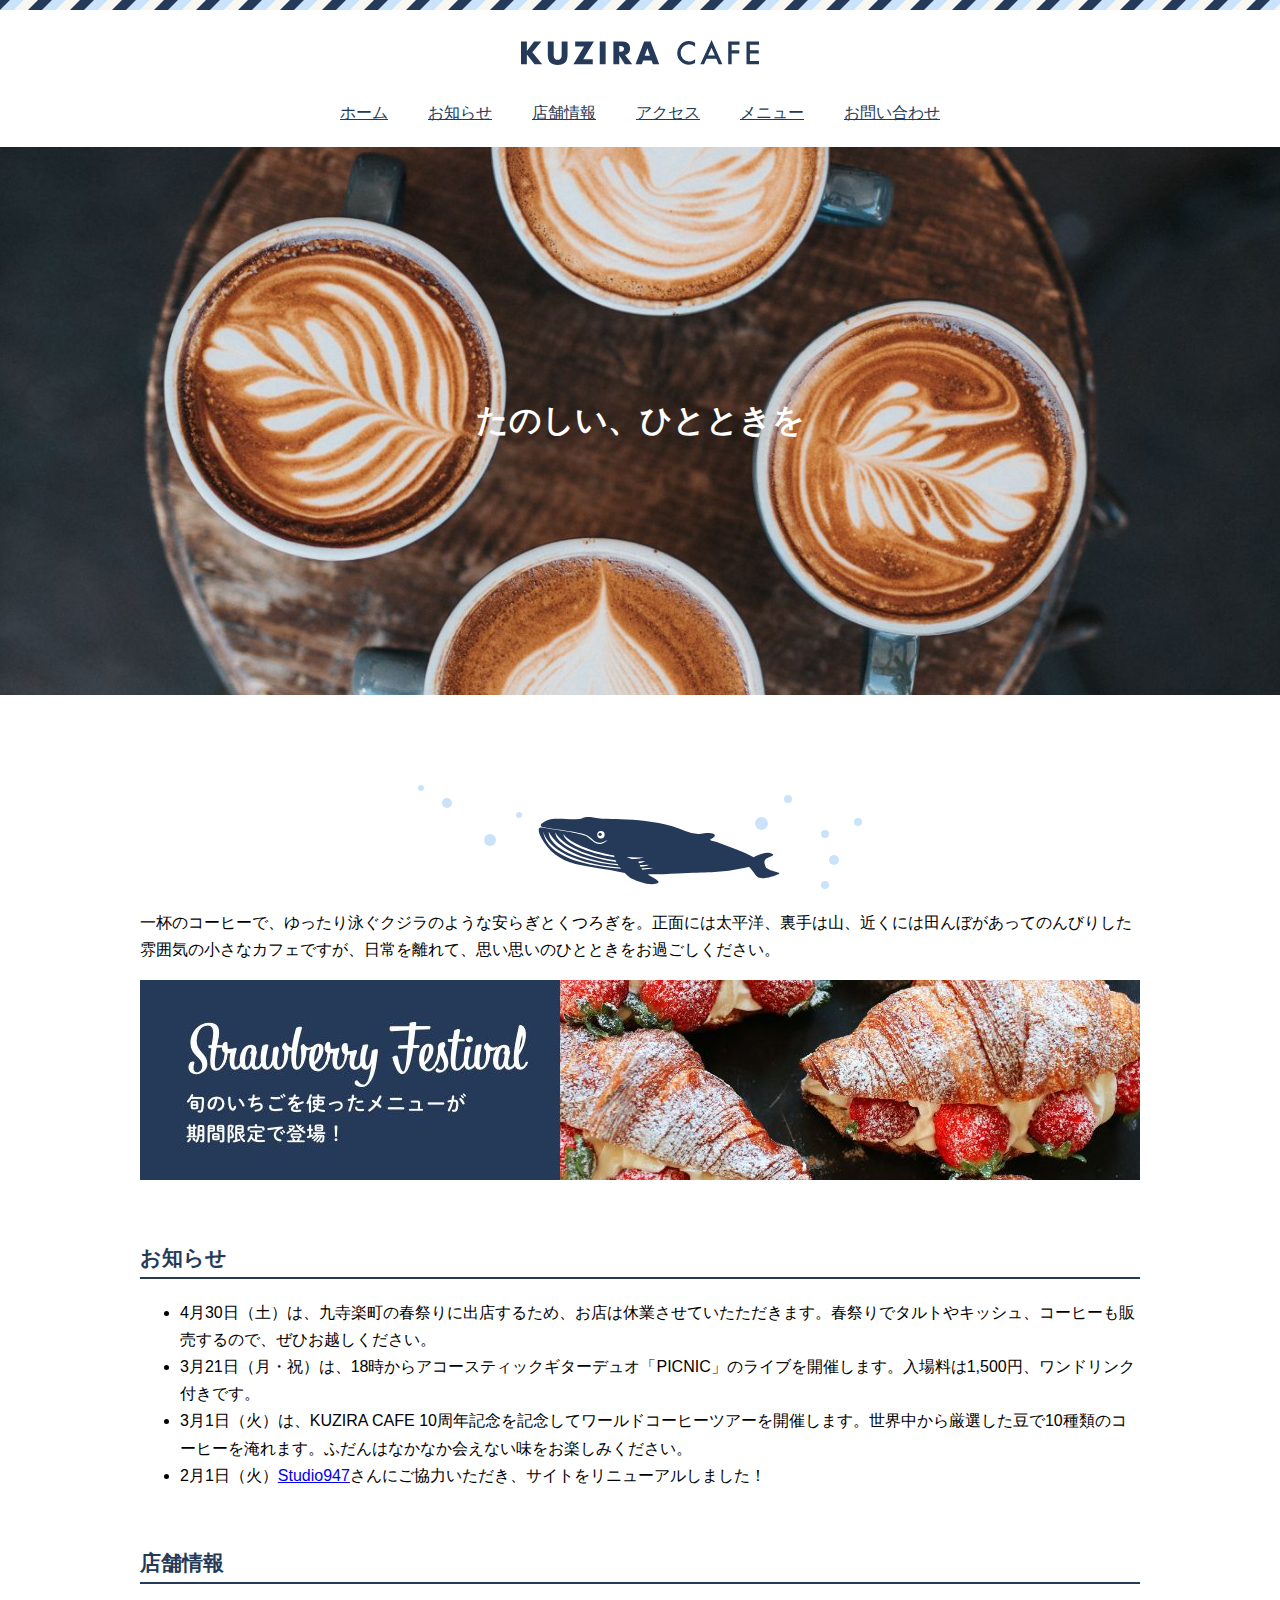
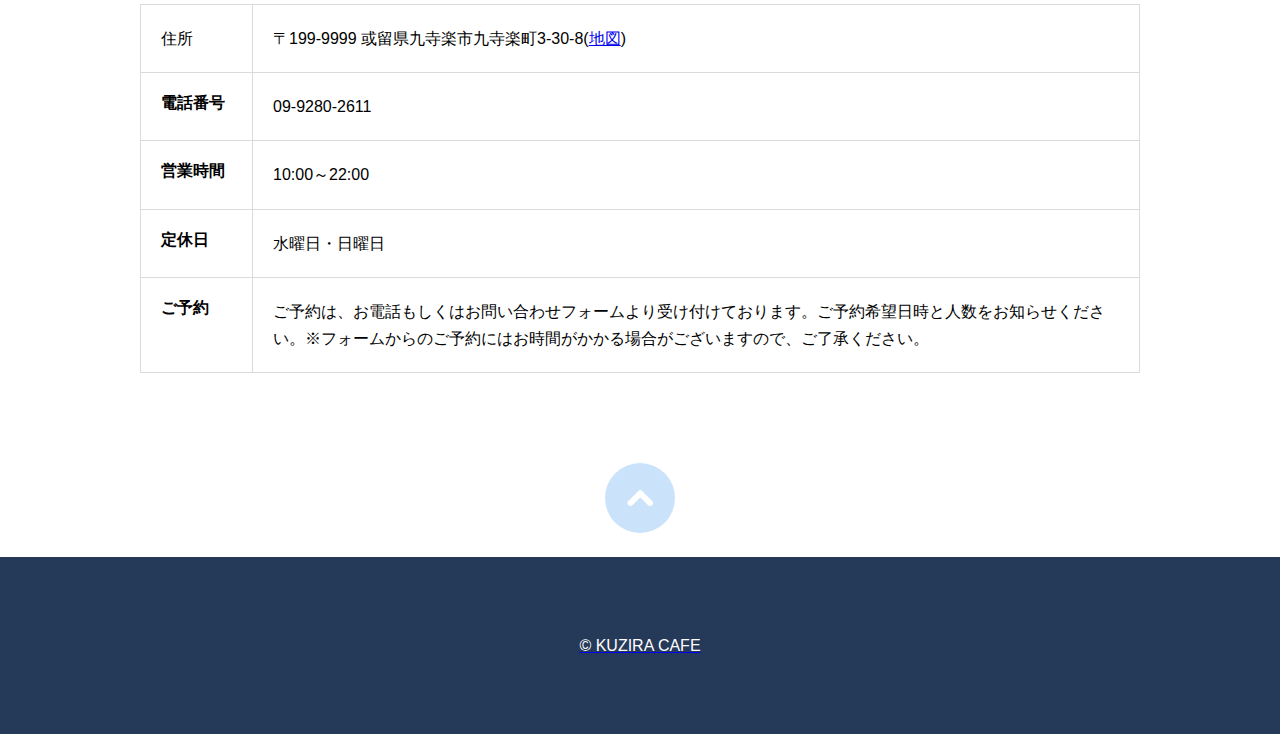
<file: index.html>
<!DOCTYPE html>
<html lang="ja">

<head>
  <meta charset="UTF-8">
  <meta name="viewport" content="width=device-width, initial-scale=1.0">
  <meta http-equiv="X-UA-Compatible" content="IE=edge">
  <meta name="description" content="KUZIRA CAFE">
  <title> KUZIRA CAFE</title>
  <link rel="icon" href="/path-to-your-icon/favicon.ico">
  <link rel="stylesheet" href="style.css">
</head>

<body id="top">
  <!-- ヘッダー -->
  <header class="header">
    <div class="logo">
      <a href="index.html"><img src="logo.svg" alt="KUZIRA CAFE"></a>
    </div>
    <nav class="nav">
      <ul>
        <li><a href="index.html">ホーム</a></li>
        <li><a href="index.html#news">お知らせ</a></li>
        <li><a href="index.html#shop">店舗情報</a></li>
        <li><a href="access.html">アクセス</a></li>
        <li><a href="menu.html">メニュー</a></li>
        <li><a href="contact.html">お問い合わせ</a></li>
      </ul>
    </nav>
    
  </header>
  <!-- ヘッダー ここまで-->
  <h1 class="hero index">たのしい、ひとときを</h1>
  <!-- メイン-->
  <main>
    <div class="logo-whale"><img src="logo-whale.svg" alt=""></div>
    <p>一杯のコーヒーで、ゆったり泳ぐクジラのような安らぎとくつろぎを。正面には太平洋、裏手は山、近くには田んぼがあってのんびりした雰囲気の小さなカフェですが、日常を離れて、思い思いのひとときをお過ごしください。</p>
    <img src="banner.jpg" alt="旬のいちごを使ったメニューが期間限定で登場！">
    <div>
      <div id="news">
        <h2>お知らせ</h2>

        <ul>
          <li>4月30日（土）は、九寺楽町の春祭りに出店するため、お店は休業させていたただきます。春祭りでタルトやキッシュ、コーヒーも販売するので、ぜひお越しください。</li>
          <li>3月21日（月・祝）は、18時からアコースティックギターデュオ「PICNIC」のライブを開催します。入場料は1,500円、ワンドリンク付きです。</li>
          <li>3月1日（火）は、KUZIRA CAFE 10周年記念を記念してワールドコーヒーツアーを開催します。世界中から厳選した豆で10種類のコーヒーを淹れます。ふだんはなかなか会えない味をお楽しみください。</li>
          <li>2月1日（火）<a href="https://studio947.net" target="_blank">Studio947</a>さんにご協力いただき、サイトをリニューアルしました！
          </li>
        </ul>
      </div>
      <div>
        <div id="shop">
          <h2>店舗情報</h2>
          <table class="shop-info">
            <tr>
              <td>住所</td>
              <td>〒199-9999 或留県九寺楽市九寺楽町3-30-8(<a href="access.html">地図</a>)</td>
            </tr>
            <tr>
              <th>電話番号</th>
              <td>09-9280-2611</td>
            </tr>
            <tr>
              <th>営業時間</th>
              <td>10:00～22:00</td>
            </tr>
            <tr>
              <th>定休日</th>
              <td>水曜日・日曜日</td>
            </tr>
            <tr>
              <th>ご予約</th>
              <td>ご予約は、お電話もしくはお問い合わせフォームより受け付けております。ご予約希望日時と人数をお知らせください。※フォームからのご予約にはお時間がかかる場合がございますので、ご了承ください。
              </td>
            </tr>
          </table>
        </div>
  </main>
  <!-- メインここまで-->
  <!-- フッタ-->
  <footer>
    <div class="gotop">
      <a href="#top"><img src="gotop.svg" alt="トップへ戻る" </a>
    </div>
    <p class="copyright">&copy KUZIRA CAFE</p>
  </footer>
  <!-- フッターここまで-->
</body>

</html>
</file>
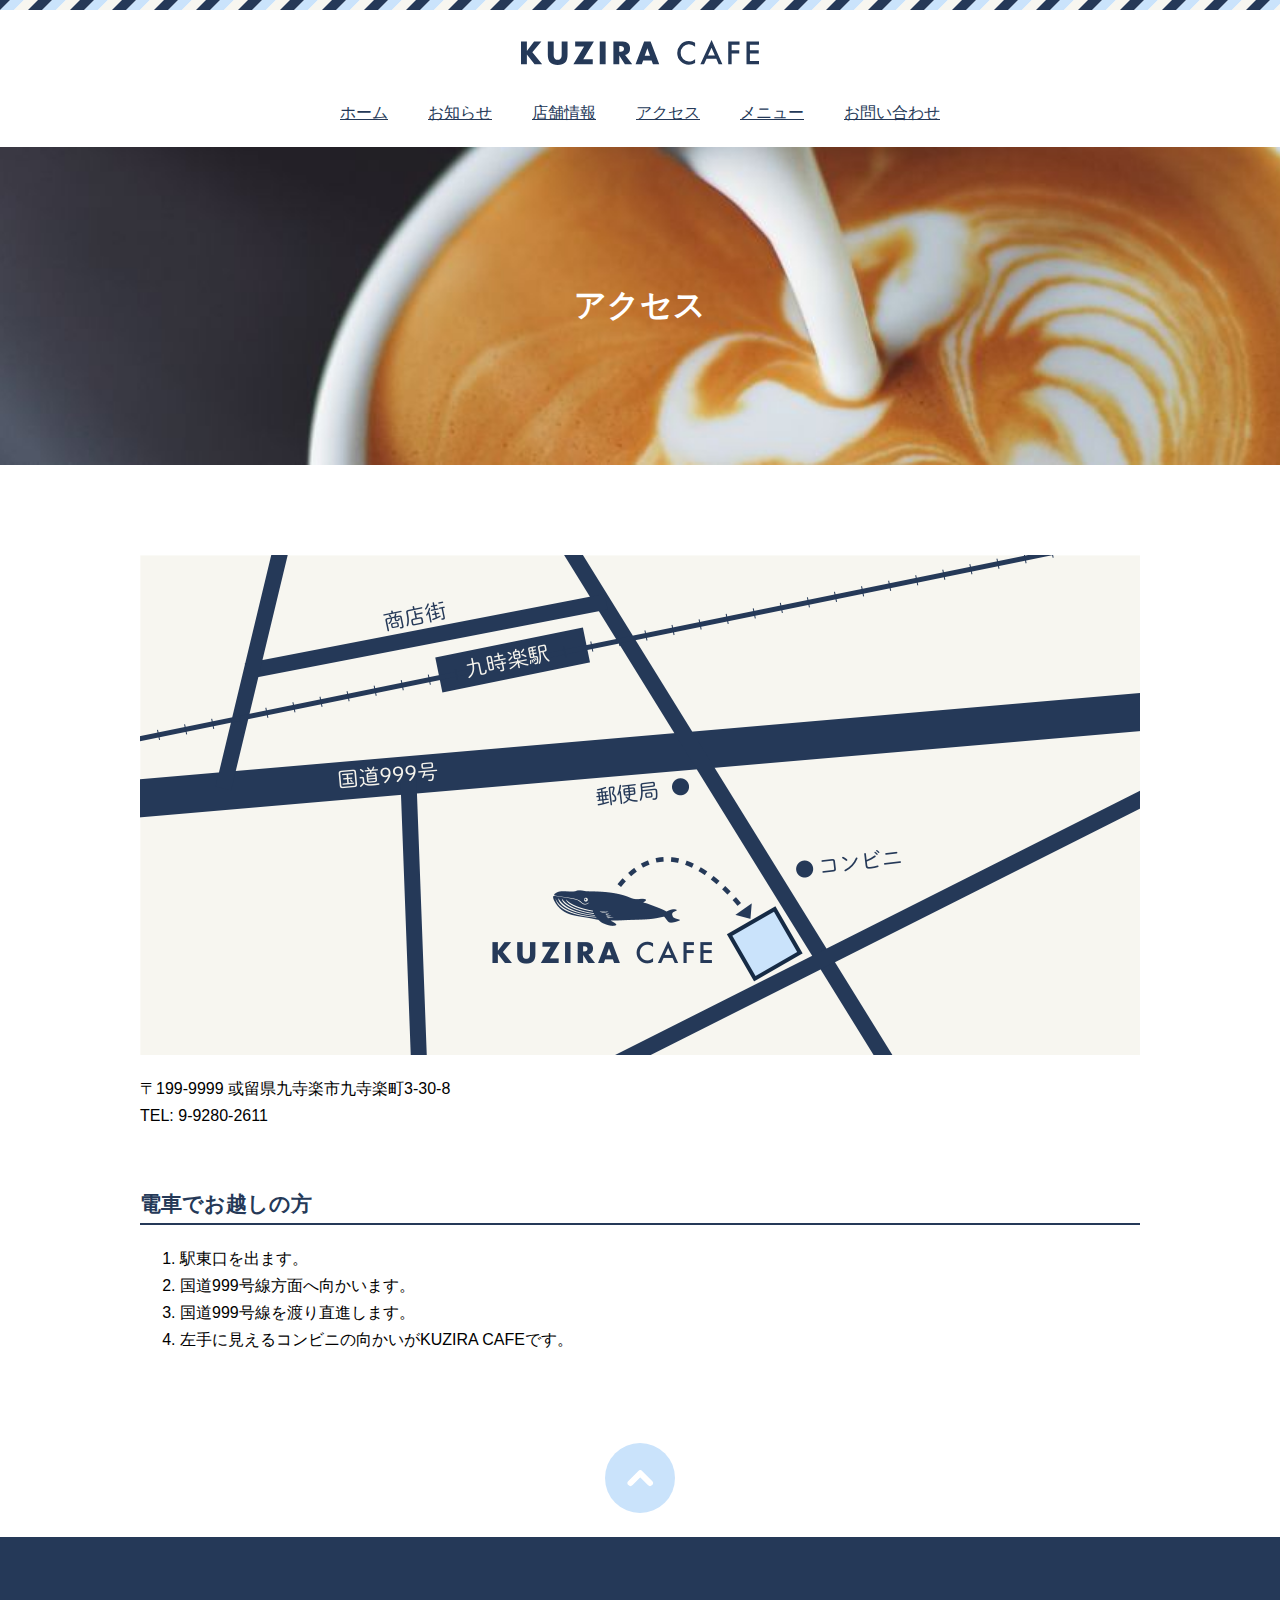
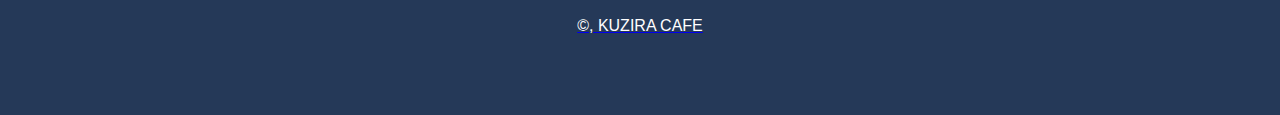
<file: access.html>
<!DOCTYPE html>
<html lang="ja">

<head>
  <meta charset="UTF-8">
  <meta name="viewport" content="width=device-width, initial-scale=1.0">
  <meta http-equiv="X-UA-Compatible" content="IE=edge">
  <meta name="description" content="古材料">
  <title>アクセス | KUZIRA CAFE</title>
  <link rel="icon" href="favicon.png">
  <link rel="stylesheet" href="style.css">
</head>

<body id="top">
  <!-- ヘッダー -->
  <header class="header">
    <div class="logo">
      <a href="index.html"><img src="logo.svg" alt="KUZIRA CAFE"></a>
    </div>
    <nav class="nav">
      <ul>
        <li><a href="index.html">ホーム</a></li>
        <li><a href="index.html#news">お知らせ</a></li>
        <li><a href="index.html#shop">店舗情報</a></li>
        <li><a href="access.html">アクセス</a></li>
        <li><a href="menu2.html">メニュー</a></li>
        <li><a href="contact.html">お問い合わせ</a></li>
      </ul>
    </nav>
    
  </header>
  <!-- ヘッダー ここまで-->
  <h1 class="hero access">アクセス</h1>
  <!-- メイン-->
  <main>
    <img src="map.png" alt="地図">
    <p>〒199-9999 或留県九寺楽市九寺楽町3-30-8<br>TEL: 9-9280-2611</p>
    <h2>電車でお越しの方</h2>
    <ol>
      <li>駅東口を出ます。</li>
      <li>国道999号線方面へ向かいます。</li>
      <li>国道999号線を渡り直進します。</li>
      <li>左手に見えるコンビニの向かいがKUZIRA CAFEです。</li>
    </ol>
    
  </main>
  <!-- メインここまで-->
  <!-- フッタ-->
  <footer>
    <div class="gotop">
      <a href="#top"><img src="gotop.svg" alt="トップへ戻る" </a>
    </div>
    <p class="copyright">&copy, KUZIRA CAFE</p>
  </footer>
  <!-- フッターここまで-->
</body>

</html>
</file>
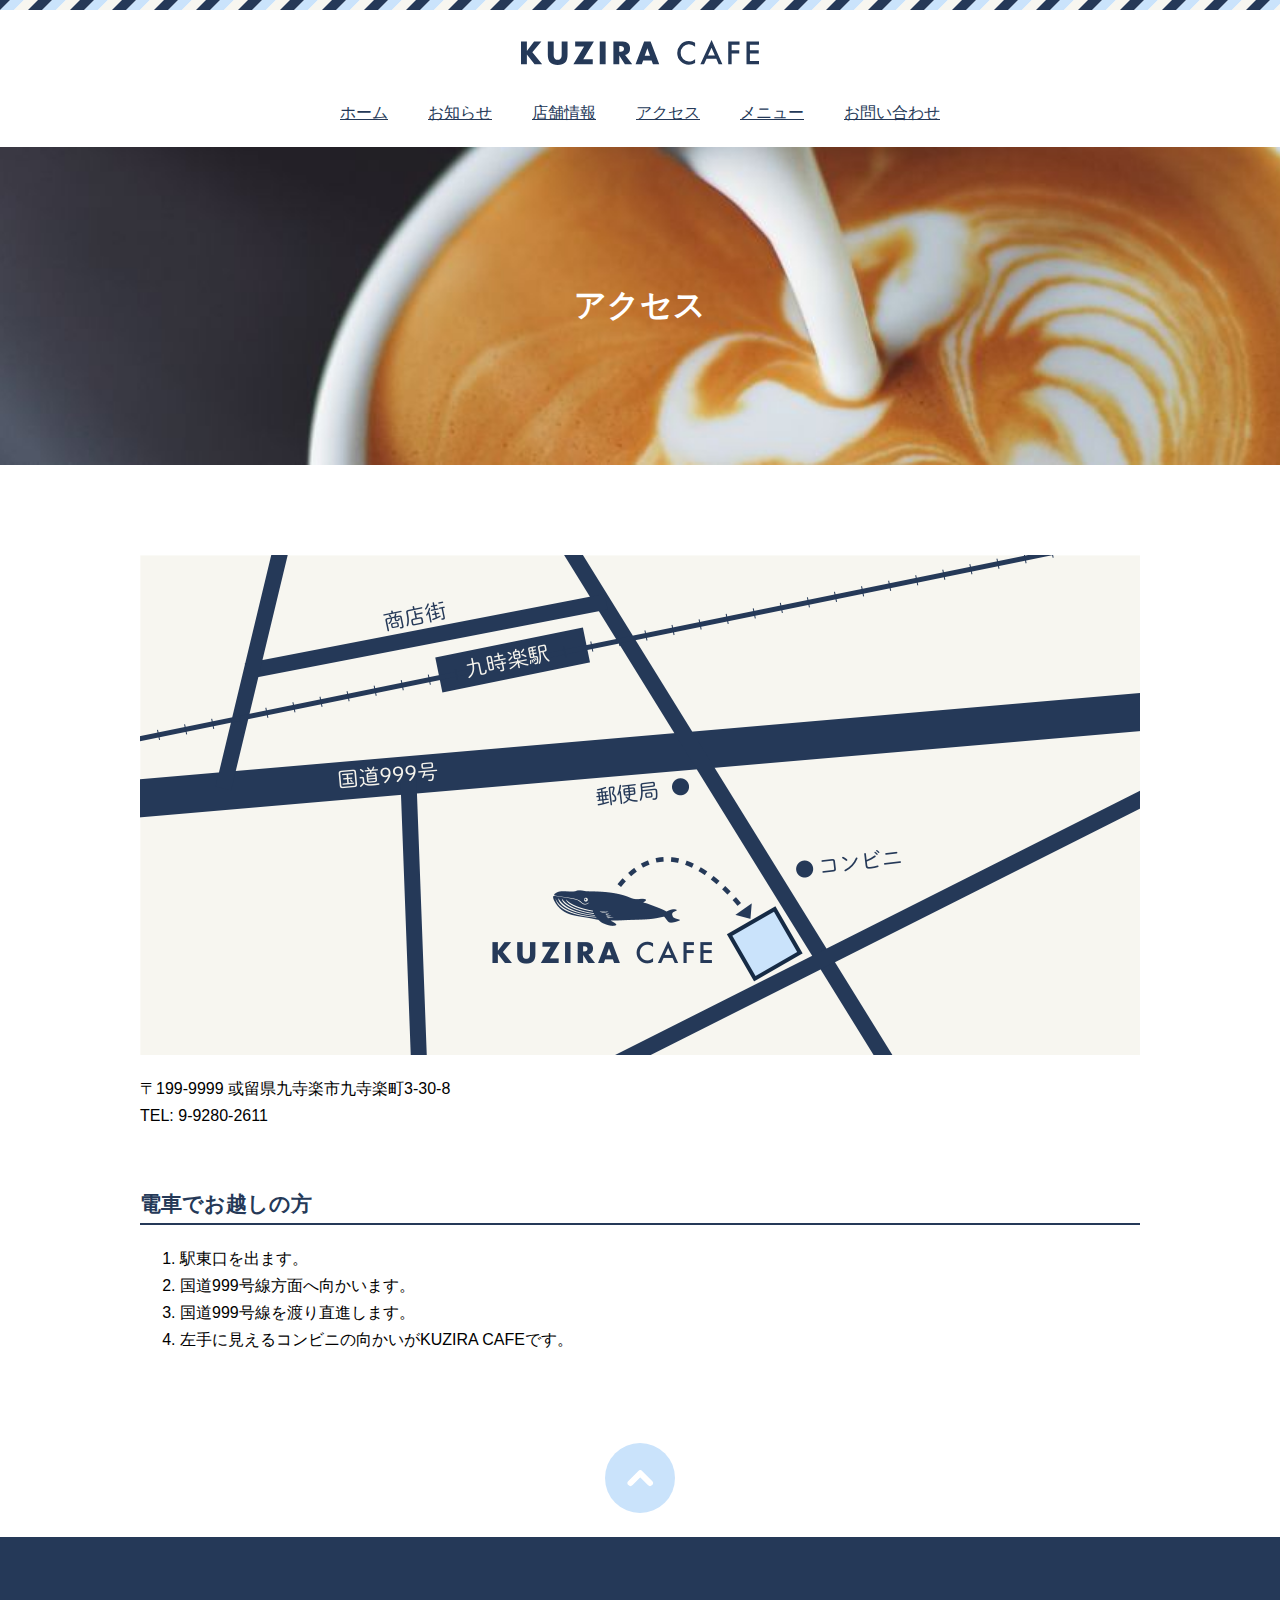
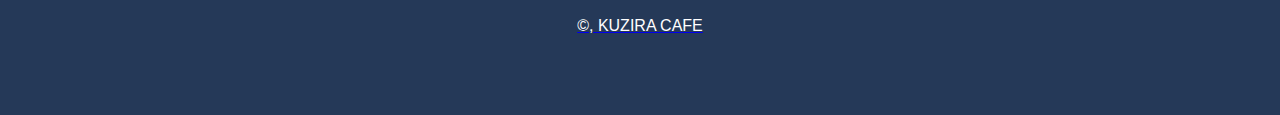
<file: access2.html>
<!DOCTYPE html>
<html lang="ja">

<head>
  <meta charset="UTF-8">
  <meta name="viewport" content="width=device-width, initial-scale=1.0">
  <meta http-equiv="X-UA-Compatible" content="IE=edge">
  <meta name="description" content="古材料">
  <title>アクセス | KUZIRA CAFE</title>
  <link rel="icon" href="favicon.png">
  <link rel="stylesheet" href="style.css">
</head>

<body id="top">
  <!-- ヘッダー -->
  <header class="header">
    <div class="logo">
      <a href="index2.html"><img src="logo.svg" alt="KUZIRA CAFE"></a>
    </div>
    <nav class="nav">
      <ul>
        <li><a href="index2.html">ホーム</a></li>
        <li><a href="index2.html#news">お知らせ</a></li>
        <li><a href="index2.html#shop">店舗情報</a></li>
        <li><a href="access2.html">アクセス</a></li>
        <li><a href="menu2.html">メニュー</a></li>
        <li><a href="contact2.html">お問い合わせ</a></li>
      </ul>
    </nav>
    
  </header>
  <!-- ヘッダー ここまで-->
  <h1 class="hero access">アクセス</h1>
  <!-- メイン-->
  <main>
    <img src="map.png" alt="地図">
    <p>〒199-9999 或留県九寺楽市九寺楽町3-30-8<br>TEL: 9-9280-2611</p>
    <h2>電車でお越しの方</h2>
    <ol>
      <li>駅東口を出ます。</li>
      <li>国道999号線方面へ向かいます。</li>
      <li>国道999号線を渡り直進します。</li>
      <li>左手に見えるコンビニの向かいがKUZIRA CAFEです。</li>
    </ol>
    
  </main>
  <!-- メインここまで-->
  <!-- フッタ-->
  <footer>
    <div class="gotop">
      <a href="#top"><img src="gotop.svg" alt="トップへ戻る" </a>
    </div>
    <p class="copyright">&copy, KUZIRA CAFE</p>
  </footer>
  <!-- フッターここまで-->
</body>

</html>
</file>
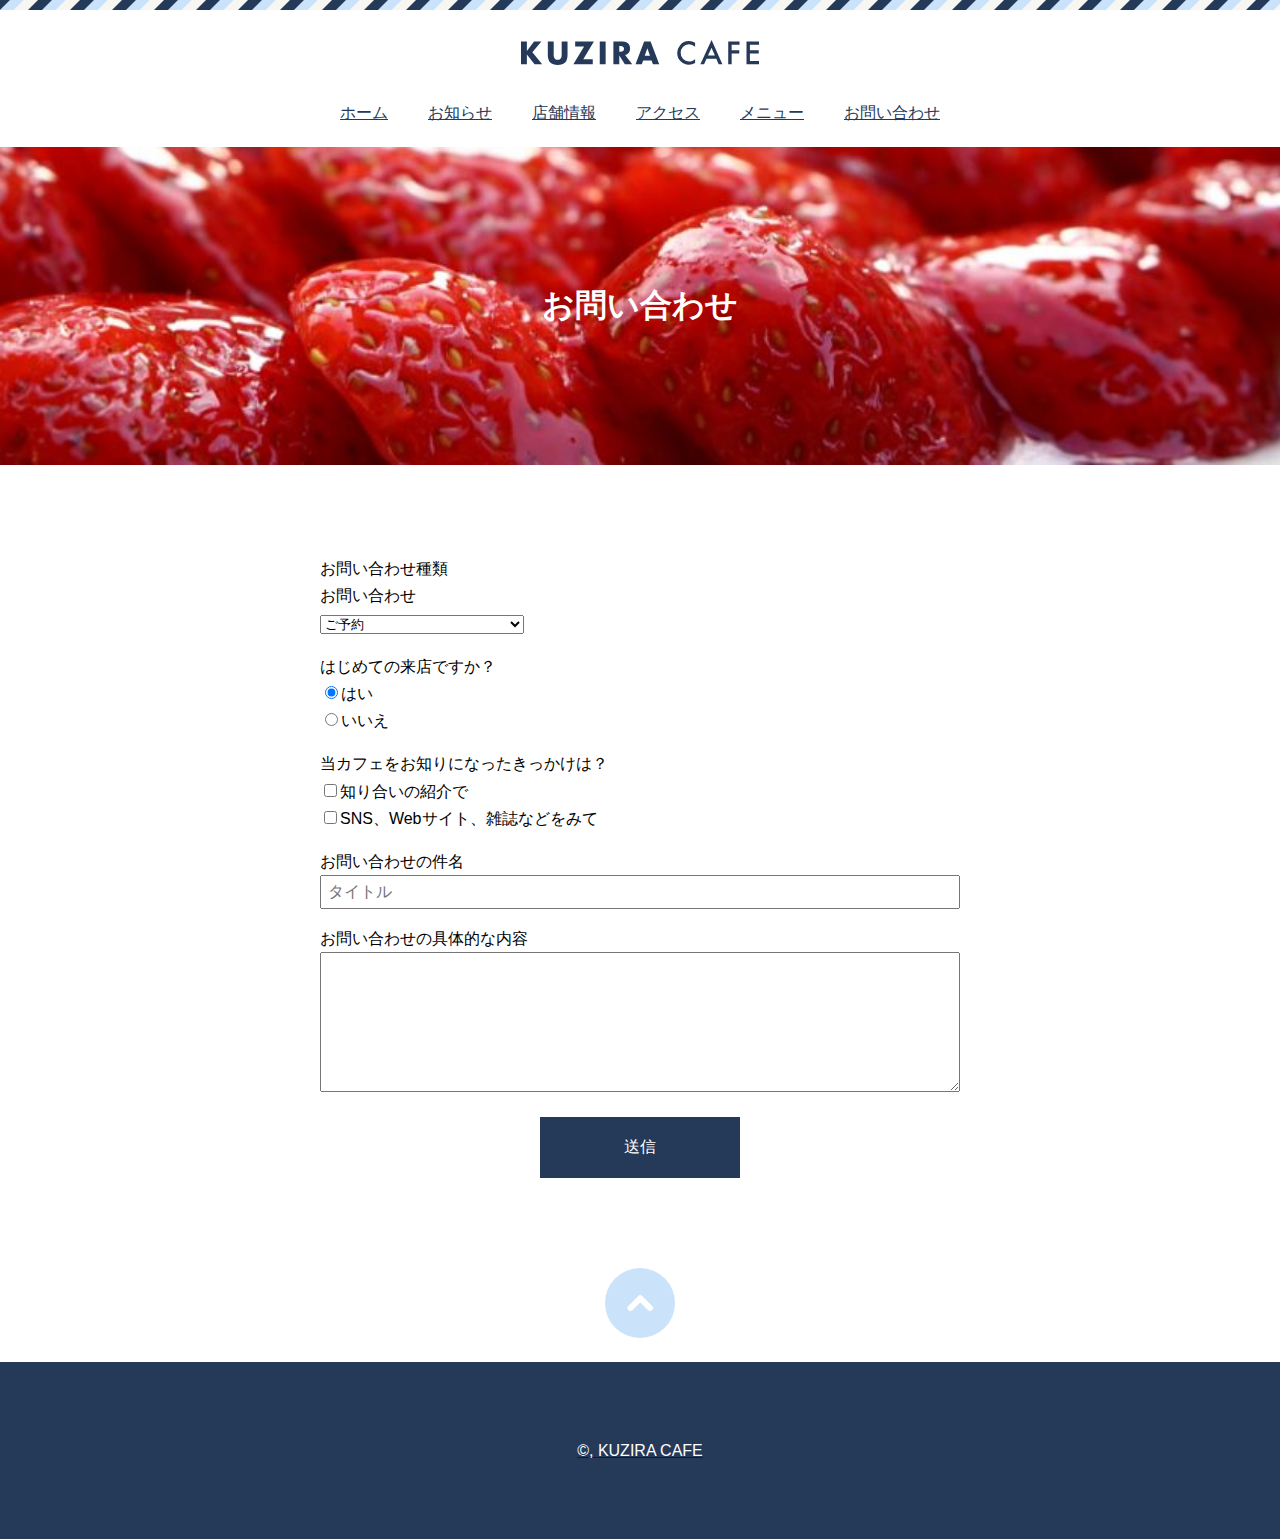
<file: contact.html>
<!DOCTYPE html>
<html lang="ja">

<head>
  <meta charset="UTF-8">
  <meta name="viewport" content="width=device-width, initial-scale=1.0">
  <meta http-equiv="X-UA-Compatible" content="IE=edge">
  <meta name="description" content="プログラミングを3分間">
  <title>メニュー | KUZIRA CAFE</title>
  <link rel="icon" href="favicon.png">
  <link rel="stylesheet" href="style.css">
</head>

<body id="top">
  <!-- ヘッダー -->
  <header class="header">
    <div class="logo">
      <a href="index.html"><img src="logo.svg" alt="KUZIRA CAFE"></a>
    </div>
    <nav class="nav">
      <ul>
        <li><a href="index.html">ホーム</a></li>
        <li><a href="index.html#news">お知らせ</a></li>
        <li><a href="index.html#shop">店舗情報</a></li>
        <li><a href="access.html">アクセス</a></li>
        <li><a href="menu.html">メニュー</a></li>
        <li><a href="contact.html">お問い合わせ</a></li>
      </ul>
    </nav>
    
  </header>
  <!-- ヘッダー ここまで-->
  <h1 class="hero contact">お問い合わせ</h1>
  <!-- メイン-->
  <main>
    <form action="result.html">
      <p>
        お問い合わせ種類<br>
        <label for="kind">お問い合わせ</label><br>
        <select name="kind" id="kind">
          <option value="1">ご予約</option>
          <option value="2">イベントに関するお問い合わせ</option>
          <option value="3">その他</option>
        </select>
      </p>
      <p>
        はじめての来店ですか？<br>
        <label><input type="radio" name="first" value="yes" checked>はい</label><br>
        <label><input type="radio" name="first" value="no">いいえ</label>
      </p>
      <p>
        当カフェをお知りになったきっかけは？<br>
        <label><input type="checkbox" name="how" value="friend">知り合いの紹介で</label><br>
        <label><input type="checkbox" name="how" value="magazine">SNS、Webサイト、雑誌などをみて</label>
      </p>
      <p>
        <label for="subject">お問い合わせの件名</label><br>
        <input type="text" name="subject" placeholder="タイトル" id="subject">
      </p>
      <p>
        <label for="message">お問い合わせの具体的な内容</label><br>
        <textarea name="message" id="message"></textarea>
      </p>
      <p class="submit">
        <input type="submit" value="送信">
      </p>


    </form>
  </main>
  <!-- メインここまで-->
  <!-- フッタ-->
  <footer>
    <div class="gotop">
      <a href="#top"><img src="gotop.svg" alt="トップへ戻る" </a>
    </div>
    <p class="copyright">&copy, KUZIRA CAFE</p>
  </footer>
  <!-- フッターここまで-->
</body>

</html>
</file>
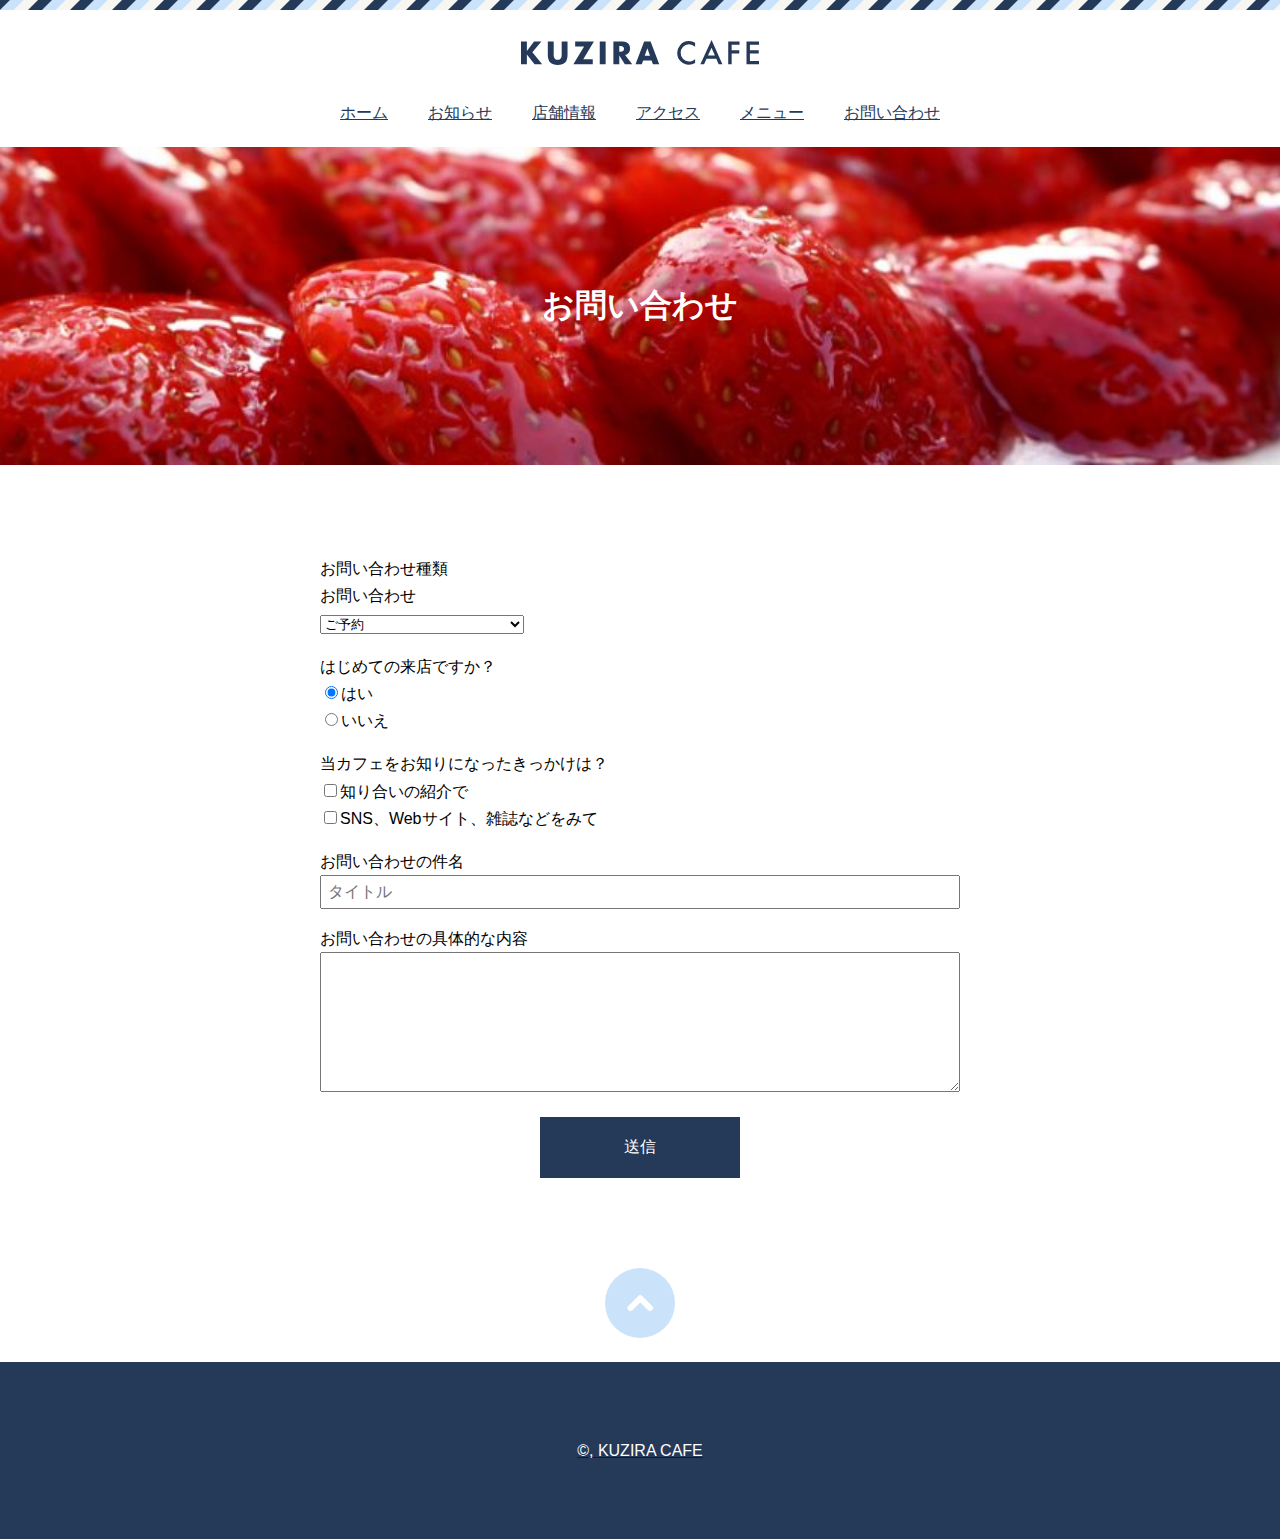
<file: contact2.html>
<!DOCTYPE html>
<html lang="ja">

<head>
  <meta charset="UTF-8">
  <meta name="viewport" content="width=device-width, initial-scale=1.0">
  <meta http-equiv="X-UA-Compatible" content="IE=edge">
  <meta name="description" content="プログラミングを3分間">
  <title>メニュー | KUZIRA CAFE</title>
  <link rel="icon" href="favicon.png">
  <link rel="stylesheet" href="style.css">
</head>

<body id="top">
  <!-- ヘッダー -->
  <header class="header">
    <div class="logo">
      <a href="index2.html"><img src="logo.svg" alt="KUZIRA CAFE"></a>
    </div>
    <nav class="nav">
      <ul>
        <li><a href="index2.html">ホーム</a></li>
        <li><a href="index2.html#news">お知らせ</a></li>
        <li><a href="index2.html#shop">店舗情報</a></li>
        <li><a href="access2.html">アクセス</a></li>
        <li><a href="menu2.html">メニュー</a></li>
        <li><a href="contact2.html">お問い合わせ</a></li>
      </ul>
    </nav>
    
  </header>
  <!-- ヘッダー ここまで-->
  <h1 class="hero contact">お問い合わせ</h1>
  <!-- メイン-->
  <main>
    <form action="result.html">
      <p>
        お問い合わせ種類<br>
        <label for="kind">お問い合わせ</label><br>
        <select name="kind" id="kind">
          <option value="1">ご予約</option>
          <option value="2">イベントに関するお問い合わせ</option>
          <option value="3">その他</option>
        </select>
      </p>
      <p>
        はじめての来店ですか？<br>
        <label><input type="radio" name="first" value="yes" checked>はい</label><br>
        <label><input type="radio" name="first" value="no">いいえ</label>
      </p>
      <p>
        当カフェをお知りになったきっかけは？<br>
        <label><input type="checkbox" name="how" value="friend">知り合いの紹介で</label><br>
        <label><input type="checkbox" name="how" value="magazine">SNS、Webサイト、雑誌などをみて</label>
      </p>
      <p>
        <label for="subject">お問い合わせの件名</label><br>
        <input type="text" name="subject" placeholder="タイトル" id="subject">
      </p>
      <p>
        <label for="message">お問い合わせの具体的な内容</label><br>
        <textarea name="message" id="message"></textarea>
      </p>
      <p class="submit">
        <input type="submit" value="送信">
      </p>


    </form>
  </main>
  <!-- メインここまで-->
  <!-- フッタ-->
  <footer>
    <div class="gotop">
      <a href="#top"><img src="gotop.svg" alt="トップへ戻る" </a>
    </div>
    <p class="copyright">&copy, KUZIRA CAFE</p>
  </footer>
  <!-- フッターここまで-->
</body>

</html>
</file>
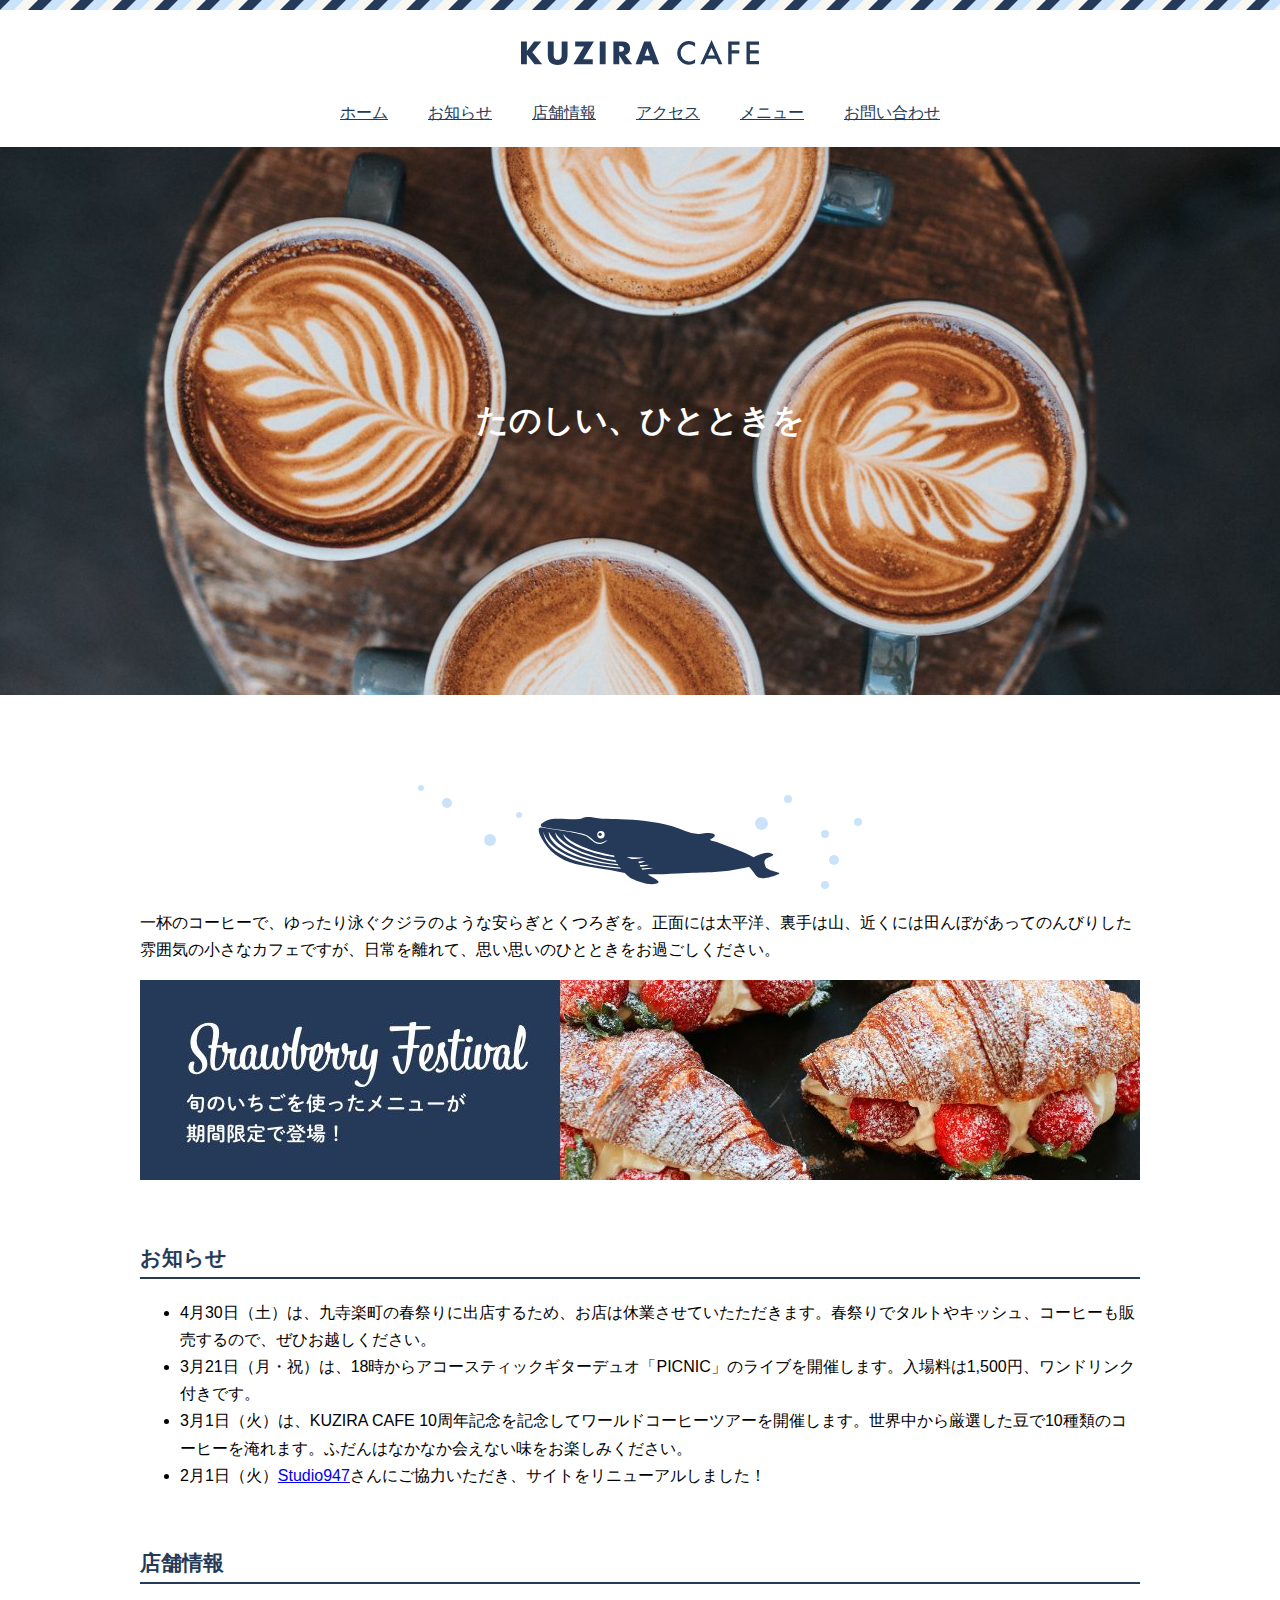
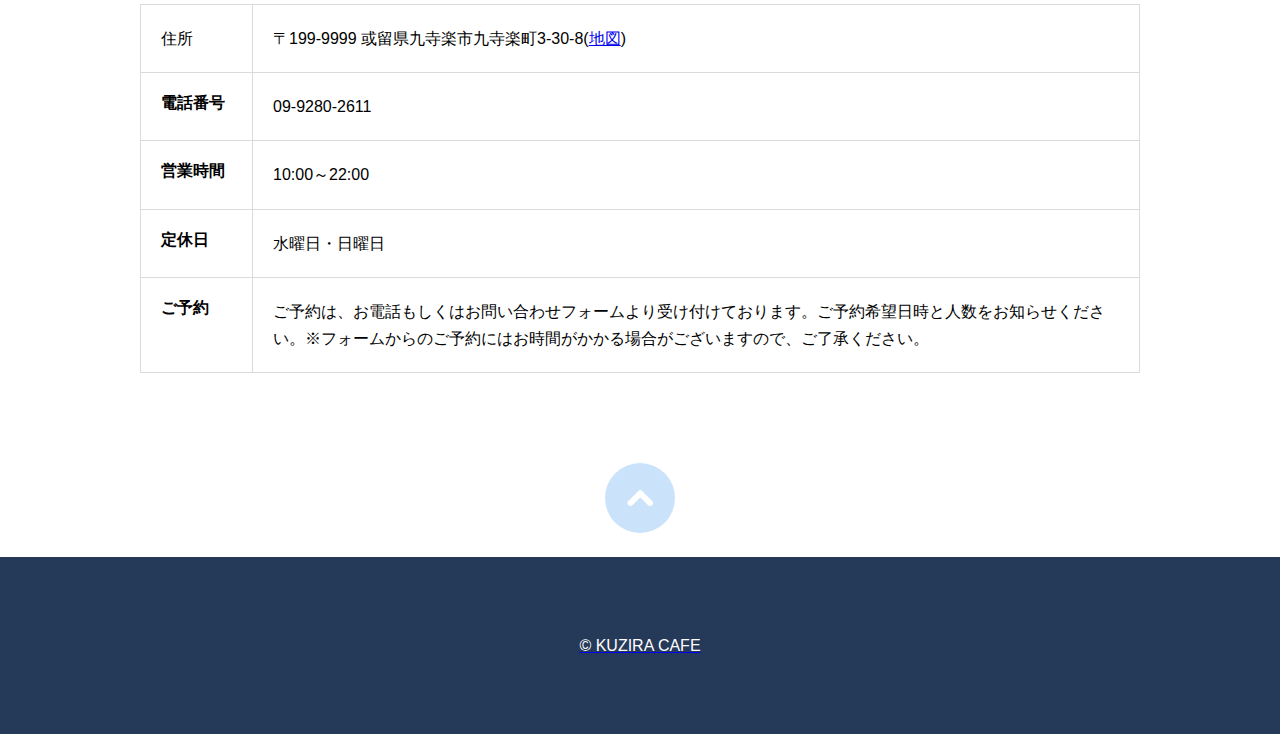
<file: index2.html>
<!DOCTYPE html>
<html lang="ja">

<head>
  <meta charset="UTF-8">
  <meta name="viewport" content="width=device-width, initial-scale=1.0">
  <meta http-equiv="X-UA-Compatible" content="IE=edge">
  <meta name="description" content="KUZIRA CAFE">
  <title> KUZIRA CAFE</title>
  <link rel="icon" href="/path-to-your-icon/favicon.ico">
  <link rel="stylesheet" href="style.css">
</head>

<body id="top">
  <!-- ヘッダー -->
  <header class="header">
    <div class="logo">
      <a href="index2.html"><img src="logo.svg" alt="KUZIRA CAFE"></a>
    </div>
    <nav class="nav">
      <ul>
        <li><a href="index2.html">ホーム</a></li>
        <li><a href="index2.html#news">お知らせ</a></li>
        <li><a href="index2.html#shop">店舗情報</a></li>
        <li><a href="access2.html">アクセス</a></li>
        <li><a href="menu2.html">メニュー</a></li>
        <li><a href="contact2.html">お問い合わせ</a></li>
      </ul>
    </nav>
    
  </header>
  <!-- ヘッダー ここまで-->
  <h1 class="hero index">たのしい、ひとときを</h1>
  <!-- メイン-->
  <main>
    <div class="logo-whale"><img src="logo-whale.svg" alt=""></div>
    <p>一杯のコーヒーで、ゆったり泳ぐクジラのような安らぎとくつろぎを。正面には太平洋、裏手は山、近くには田んぼがあってのんびりした雰囲気の小さなカフェですが、日常を離れて、思い思いのひとときをお過ごしください。</p>
    <img src="banner.jpg" alt="旬のいちごを使ったメニューが期間限定で登場！">
    <div>
      <div id="news">
        <h2>お知らせ</h2>

        <ul>
          <li>4月30日（土）は、九寺楽町の春祭りに出店するため、お店は休業させていたただきます。春祭りでタルトやキッシュ、コーヒーも販売するので、ぜひお越しください。</li>
          <li>3月21日（月・祝）は、18時からアコースティックギターデュオ「PICNIC」のライブを開催します。入場料は1,500円、ワンドリンク付きです。</li>
          <li>3月1日（火）は、KUZIRA CAFE 10周年記念を記念してワールドコーヒーツアーを開催します。世界中から厳選した豆で10種類のコーヒーを淹れます。ふだんはなかなか会えない味をお楽しみください。</li>
          <li>2月1日（火）<a href="https://studio947.net" target="_blank">Studio947</a>さんにご協力いただき、サイトをリニューアルしました！
          </li>
        </ul>
      </div>
      <div>
        <div id="shop">
          <h2>店舗情報</h2>
          <table class="shop-info">
            <tr>
              <td>住所</td>
              <td>〒199-9999 或留県九寺楽市九寺楽町3-30-8(<a href="access.html">地図</a>)</td>
            </tr>
            <tr>
              <th>電話番号</th>
              <td>09-9280-2611</td>
            </tr>
            <tr>
              <th>営業時間</th>
              <td>10:00～22:00</td>
            </tr>
            <tr>
              <th>定休日</th>
              <td>水曜日・日曜日</td>
            </tr>
            <tr>
              <th>ご予約</th>
              <td>ご予約は、お電話もしくはお問い合わせフォームより受け付けております。ご予約希望日時と人数をお知らせください。※フォームからのご予約にはお時間がかかる場合がございますので、ご了承ください。
              </td>
            </tr>
          </table>
        </div>
  </main>
  <!-- メインここまで-->
  <!-- フッタ-->
  <footer>
    <div class="gotop">
      <a href="#top"><img src="gotop.svg" alt="トップへ戻る" </a>
    </div>
    <p class="copyright">&copy KUZIRA CAFE</p>
  </footer>
  <!-- フッターここまで-->
</body>

</html>
</file>
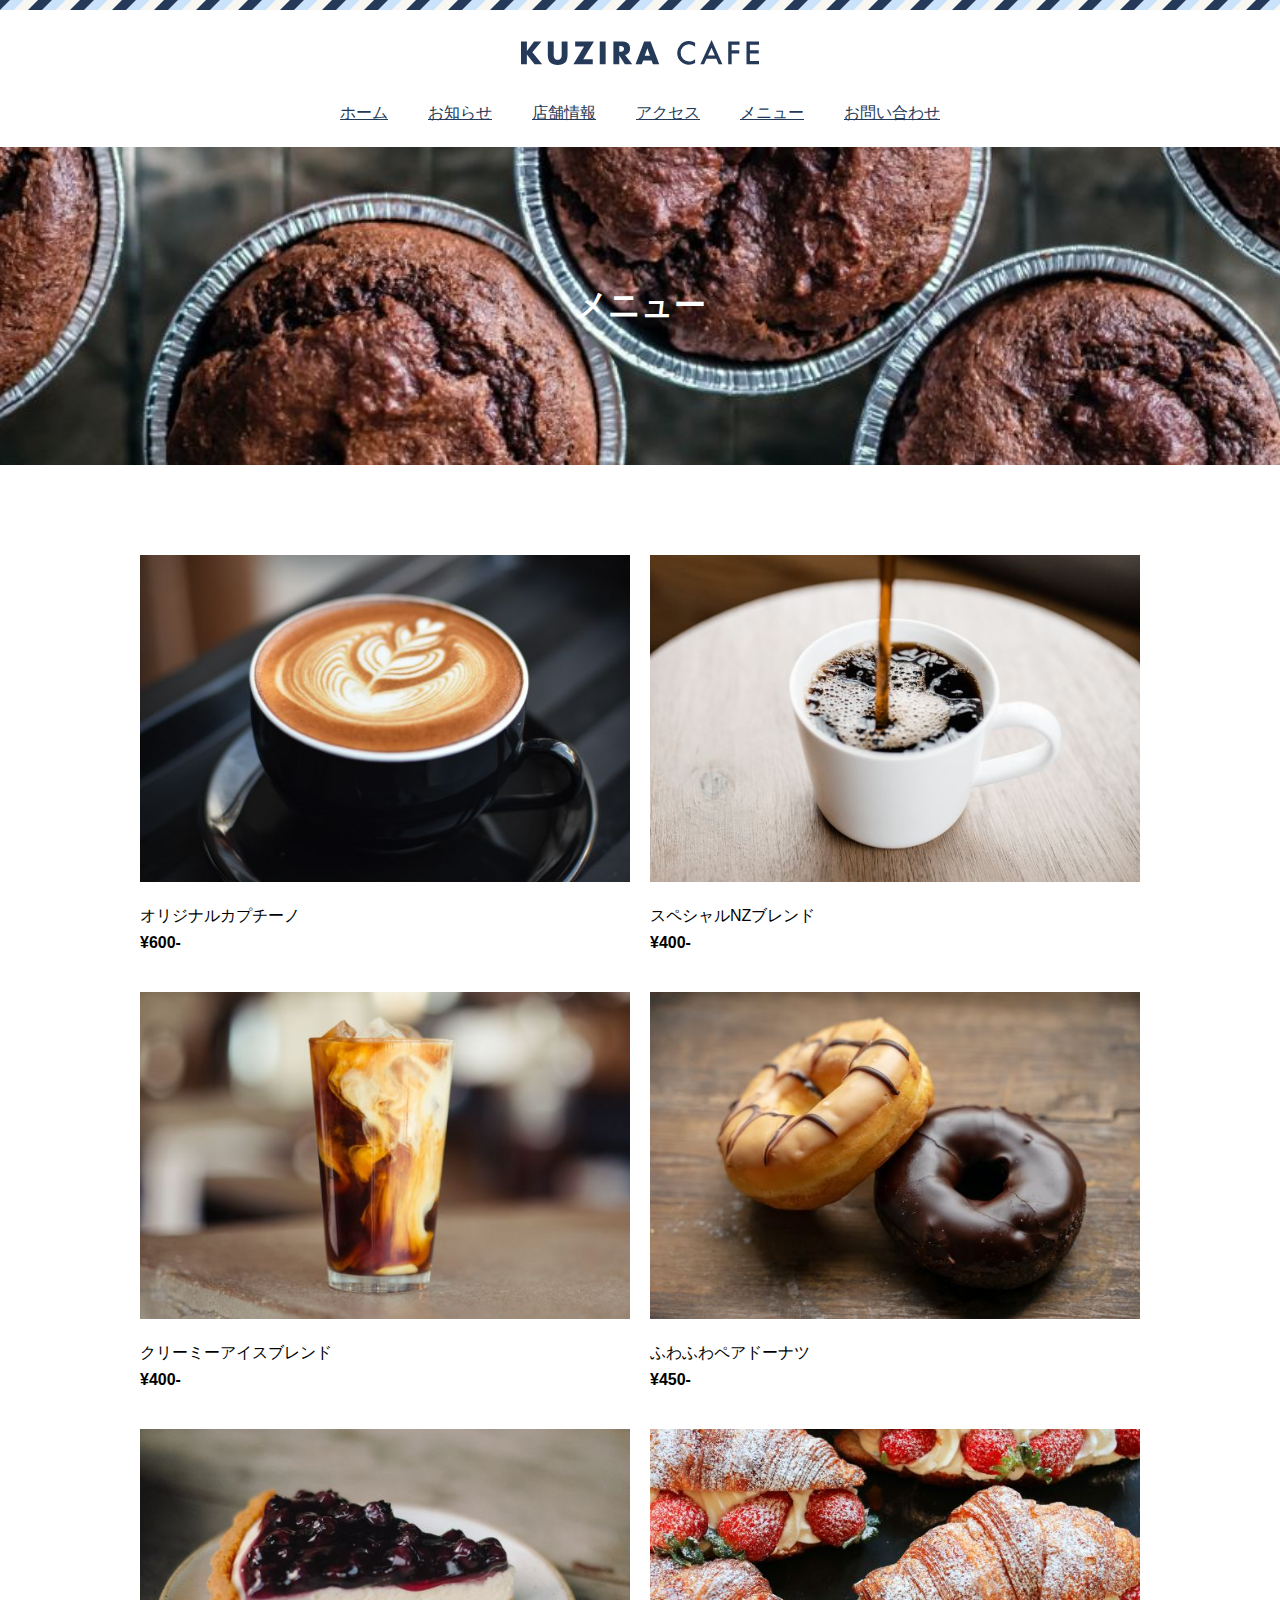
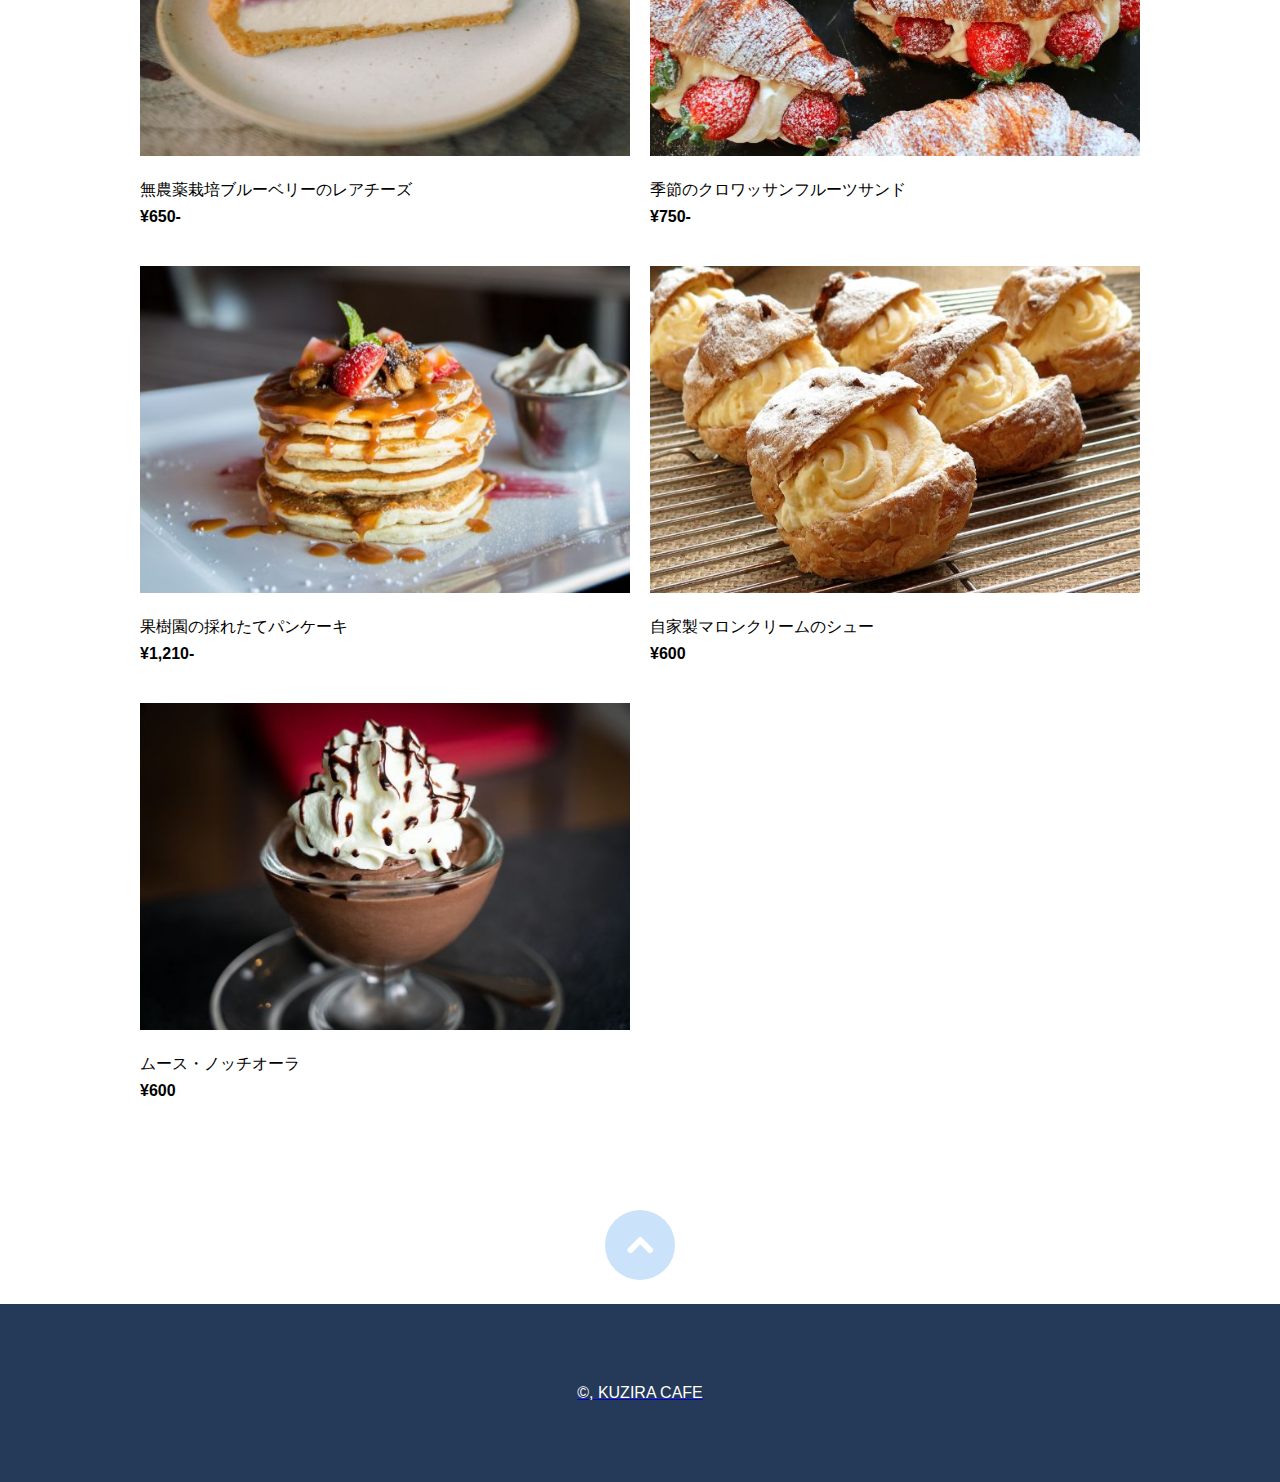
<file: menu.html>
<!DOCTYPE html>
<html lang="ja">

<head>
  <meta charset="UTF-8">
  <meta name="viewport" content="width=device-width, initial-scale=1.0">
  <meta http-equiv="X-UA-Compatible" content="IE=edge">
  <meta name="description" content="プログラミングを3分間">
  <title>メニュー | KUZIRA CAFE</title>
  <link rel="icon" href="favicon.png">
  <link rel="stylesheet" href="style.css">
</head>

<body id="top">
  <!-- ヘッダー -->
  <header class="header">
    <div class="logo">
      <a href="index.html"><img src="logo.svg" alt="KUZIRA CAFE"></a>
    </div>
    <nav class="nav">
      <ul>
        <li><a href="index.html">ホーム</a></li>
        <li><a href="index.html#news">お知らせ</a></li>
        <li><a href="index.html#shop">店舗情報</a></li>
        <li><a href="access.html">アクセス</a></li>
        <li><a href="menu.html">メニュー</a></li>
        <li><a href="contact.html">お問い合わせ</a></li>
      </ul>
    </nav>

  </header>
  <!-- ヘッダー ここまで-->
  <h1 class="hero menu">メニュー</h1>
  <!-- メイン-->
  <main>
    <div class="items">
      <div class="item">
        <img src="item1.jpg" alt="オリジナルカプチーノ">
        <p>
          オリジナルカプチーノ<br>
          <strong>¥600-</strong>
        </p>
      </div>
      <div class="item">
        <img src="item2.jpg" alt="スペシャルNZブレンド">
        <p>
          スペシャルNZブレンド<br>
          <strong>¥400-</strong>
        </p>
      </div>
      <div class="item">
        <img src="item3.jpg" alt="クリーミーアイスブレンド">
        <p>
          クリーミーアイスブレンド<br>
          <strong>¥400-</strong>
        </p>
      </div>
      <div class="item">
        <img src="item4.jpg" alt="ふわふわペアドーナツ">
        <p>
          ふわふわペアドーナツ<br>
          <strong>¥450-</strong>
        </p>
      </div>
      <div class="item">
        <img src="item5.jpg" alt="無農薬栽培ブルーベリーのレアチーズ">
        <p>
          無農薬栽培ブルーベリーのレアチーズ<br>
          <strong>¥650-</strong>
        </p>
      </div>
      <div class="item">
        <img src="item6.jpg" alt="季節のクロワッサンフルーツサンド">
        <p>
          季節のクロワッサンフルーツサンド<br>
          <strong>¥750-</strong>
        </p>
      </div>
      <div class="item">
        <img src="item7.jpg" alt="果樹園の採れたてパンケーキ">
        <p>
          果樹園の採れたてパンケーキ<br>
          <strong>¥1,210-</strong>
        </p>
      </div>
      <div class="item">
        <img src="item8.jpg" alt="自家製マロンクリームのシュー">
        <p>
          自家製マロンクリームのシュー<br>
          <strong>¥600</strong>
        </p>
      </div>
      <div class="item">
        <img src="item9.jpg" alt="ムース・ノッチオーラ">
        <p>
          ムース・ノッチオーラ<br>
          <strong>¥600</strong>
        </p>
      </div>
  </main>
  <!-- メインここまで-->
  <!-- フッタ-->
  <footer>
    <div class="gotop">
      <a href="#top"><img src="gotop.svg" alt="トップへ戻る" </a>
    </div>
    <p class="copyright">&copy, KUZIRA CAFE</p>
  </footer>
  <!-- フッターここまで-->
</body>

</html>
</file>
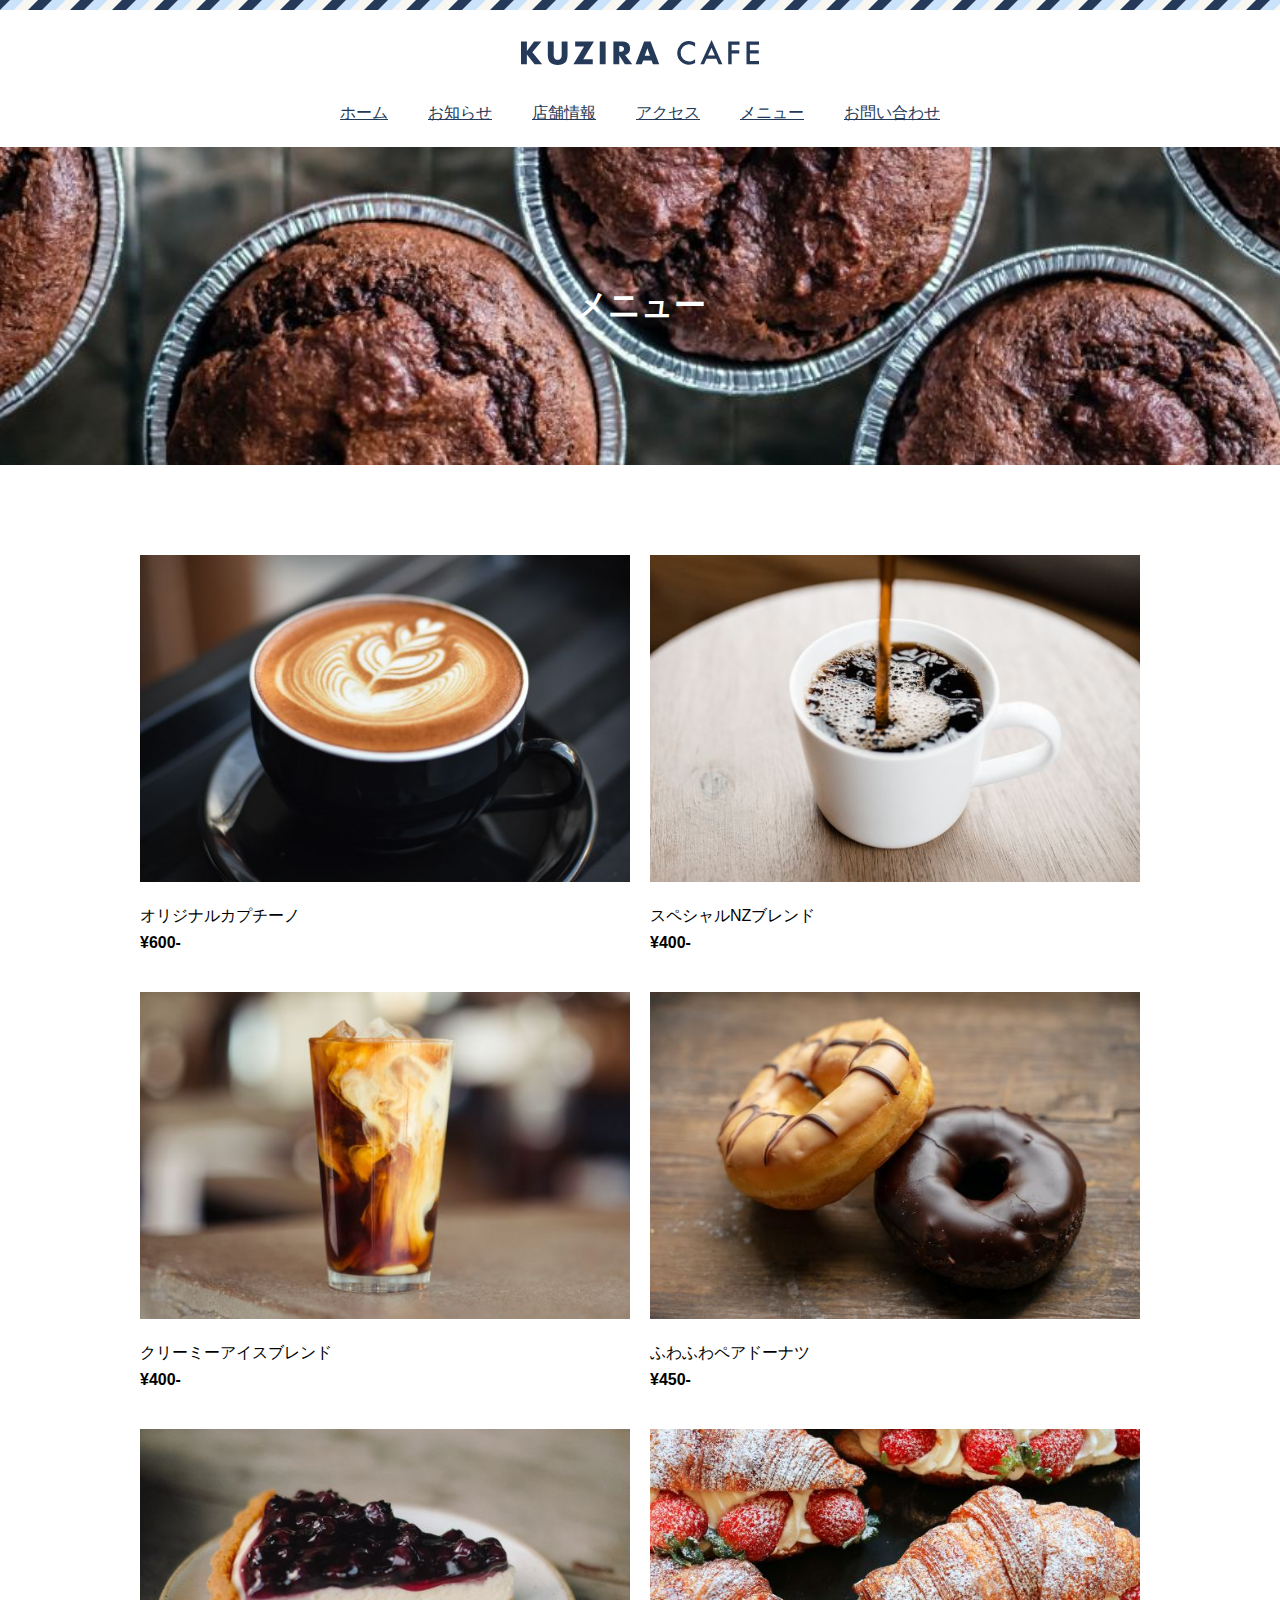
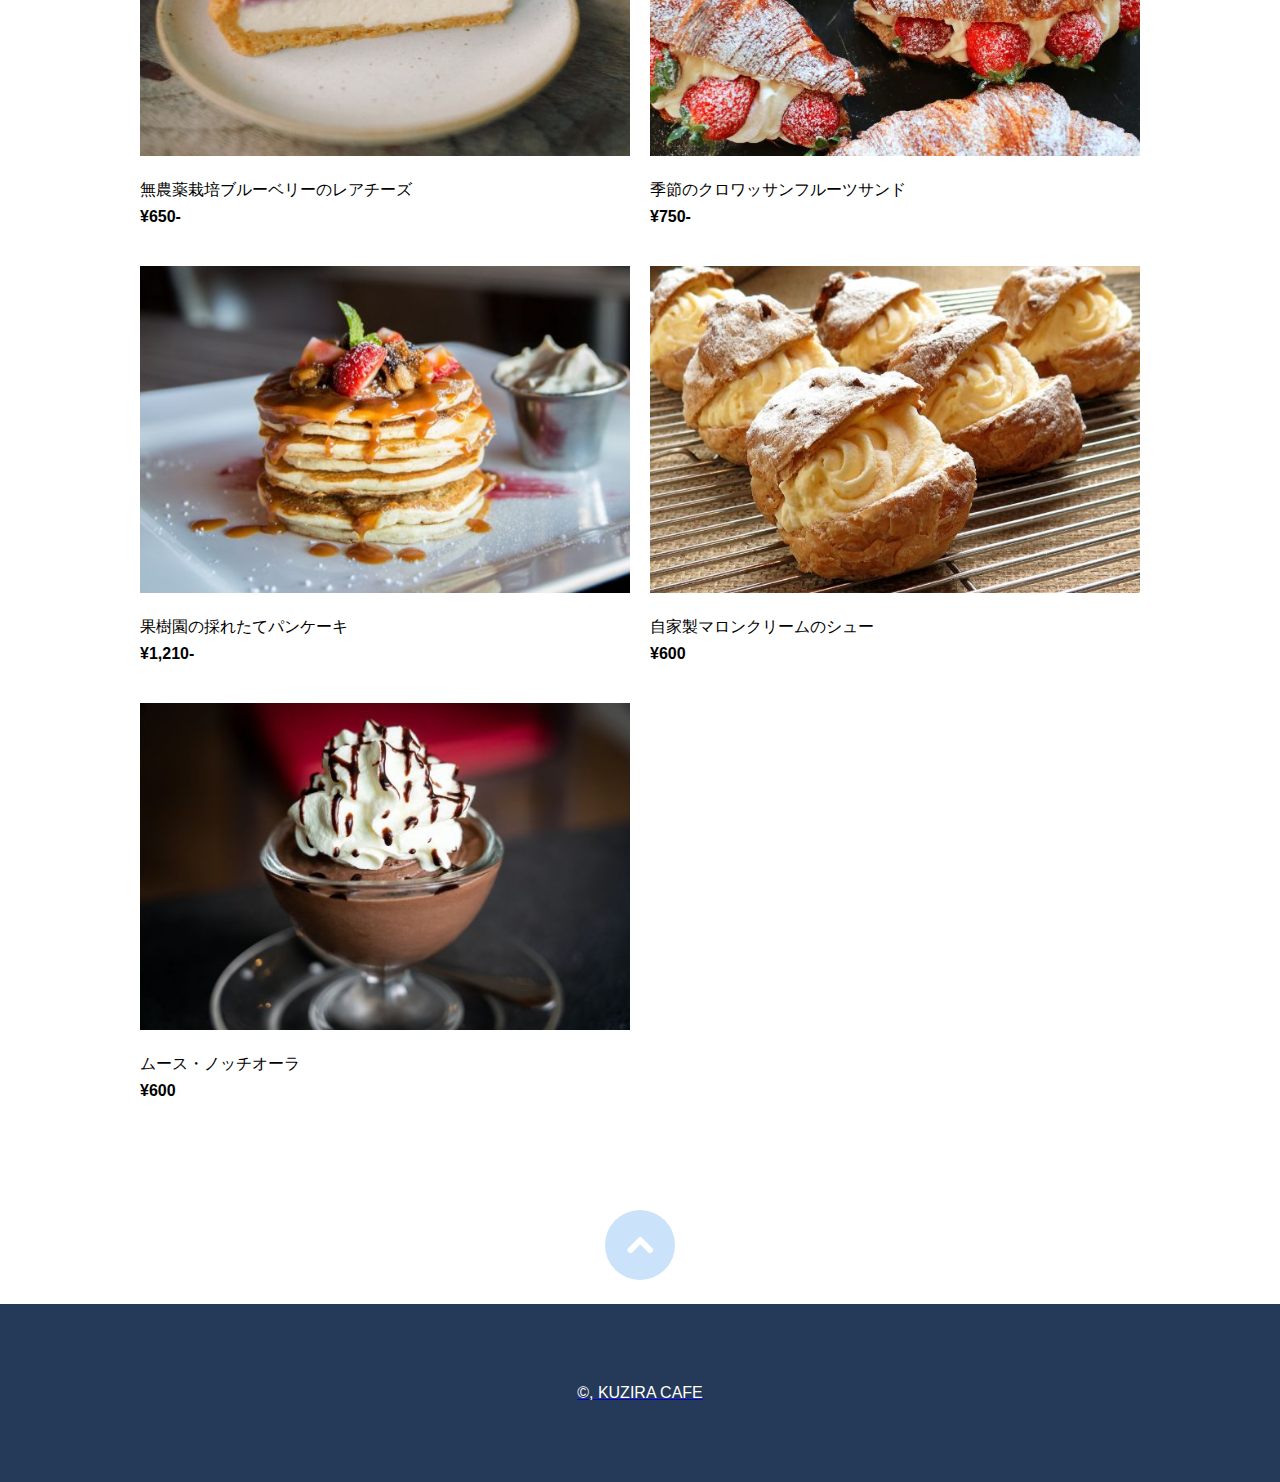
<file: menu2.html>
<!DOCTYPE html>
<html lang="ja">

<head>
  <meta charset="UTF-8">
  <meta name="viewport" content="width=device-width, initial-scale=1.0">
  <meta http-equiv="X-UA-Compatible" content="IE=edge">
  <meta name="description" content="プログラミングを3分間">
  <title>メニュー | KUZIRA CAFE</title>
  <link rel="icon" href="favicon.png">
  <link rel="stylesheet" href="style.css">
</head>

<body id="top">
  <!-- ヘッダー -->
  <header class="header">
    <div class="logo">
      <a href="index2.html"><img src="logo.svg" alt="KUZIRA CAFE"></a>
    </div>
    <nav class="nav">
      <ul>
        <li><a href="index2.html">ホーム</a></li>
        <li><a href="index2.html#news">お知らせ</a></li>
        <li><a href="index.2html#shop">店舗情報</a></li>
        <li><a href="access2.html">アクセス</a></li>
        <li><a href="menu2.html">メニュー</a></li>
        <li><a href="contact2.html">お問い合わせ</a></li>
      </ul>
    </nav>

  </header>
  <!-- ヘッダー ここまで-->
  <h1 class="hero menu">メニュー</h1>
  <!-- メイン-->
  <main>
    <div class="items">
      <div class="item">
        <img src="item1.jpg" alt="オリジナルカプチーノ">
        <p>
          オリジナルカプチーノ<br>
          <strong>¥600-</strong>
        </p>
      </div>
      <div class="item">
        <img src="item2.jpg" alt="スペシャルNZブレンド">
        <p>
          スペシャルNZブレンド<br>
          <strong>¥400-</strong>
        </p>
      </div>
      <div class="item">
        <img src="item3.jpg" alt="クリーミーアイスブレンド">
        <p>
          クリーミーアイスブレンド<br>
          <strong>¥400-</strong>
        </p>
      </div>
      <div class="item">
        <img src="item4.jpg" alt="ふわふわペアドーナツ">
        <p>
          ふわふわペアドーナツ<br>
          <strong>¥450-</strong>
        </p>
      </div>
      <div class="item">
        <img src="item5.jpg" alt="無農薬栽培ブルーベリーのレアチーズ">
        <p>
          無農薬栽培ブルーベリーのレアチーズ<br>
          <strong>¥650-</strong>
        </p>
      </div>
      <div class="item">
        <img src="item6.jpg" alt="季節のクロワッサンフルーツサンド">
        <p>
          季節のクロワッサンフルーツサンド<br>
          <strong>¥750-</strong>
        </p>
      </div>
      <div class="item">
        <img src="item7.jpg" alt="果樹園の採れたてパンケーキ">
        <p>
          果樹園の採れたてパンケーキ<br>
          <strong>¥1,210-</strong>
        </p>
      </div>
      <div class="item">
        <img src="item8.jpg" alt="自家製マロンクリームのシュー">
        <p>
          自家製マロンクリームのシュー<br>
          <strong>¥600</strong>
        </p>
      </div>
      <div class="item">
        <img src="item9.jpg" alt="ムース・ノッチオーラ">
        <p>
          ムース・ノッチオーラ<br>
          <strong>¥600</strong>
        </p>
      </div>
  </main>
  <!-- メインここまで-->
  <!-- フッタ-->
  <footer>
    <div class="gotop">
      <a href="#top"><img src="gotop.svg" alt="トップへ戻る" </a>
    </div>
    <p class="copyright">&copy, KUZIRA CAFE</p>
  </footer>
  <!-- フッターここまで-->
</body>

</html>
</file>
<file: style.css>
html {
  font-size: 16px;
  font-family: sans-serif;
}

* {
  box-sizing: border-box;
}

body {
  margin: 0 0 0 0;
}

p,
li,
td {
  line-height: 1.7;
}

main {
  margin: 90px auto 90px auto;
  max-width: 1000px;
}

main h2 {
  margin: 60px 0 20px 0;
  border-bottom: 2px solid #253958;
  padding: 0 0 5px 0;
  color: #253958;
  font-size: 1.3rem;
}

a:active {
  color: #F07D34;
  text-decoration: underline;
}

.header {
  padding-top: 40px;
  background-image: url(stripe.png);
  background-repeat: repeat-x;
}

img {
  max-width: 100%;
}

a:visited {
  color: #F07D34;
  text-decoration: none;
}

a:visited {
  color: #F07D34;
  text-decoration: none;
}

a:visited {
  color: #F07D34;
  text-decoration: none;
}

.logo {
  text-align: center;
}

.nav ul {
  margin: 30px 0 0 0;
  padding: 0;
  list-style-type: none;

  display: flex;
  justify-content: center;
  gap: 40px
}

.nav a:link {
  color: #253958;
}

.nav a:visited {
  color: #253958;
}

.nav a:hover {
  text-decoration: none;
}

.nav a:hover {
  text-decoration: none;
}



.hero {
  padding: 137px 0;
  background-repeat: no-repeat;
  background-position: center;
  background-size: cover;
  color: #ffffff;
  text-align: center;
}

.hero.index {
  padding: 287px 0;
  background-image: url(home-hero.jpg);
}

.hero.access {
  background-image: url(access-hero.jpg);
}

.hero.menu {
  background-image: url(menu-hero.jpg);
}

.hero.contact {
  background-image: url(contact-hero.jpg);
}


.gotop {
  text-align: center;
}

.copyright {
  margin-top: 20px;
  margin-bottom: 0;
  padding-top: 75px;
  padding-bottom: 75px;
  background-color: #253958;
  color: #ffffff;
  text-align: center;
}

.logo-whale {
  text-align: center;
}

.shop-info {
  border-collapse: collapse;
}

.shop-info th,
.shop-info td {
  border: 1px solid #dbdbdb;
  padding: 20px;
}

.shop-info th {
  width: 112px;
  text-align: left;
  vertical-align: top;
}

.items {
  display: grid;
  grid-template-columns: 1fr 1fr 1fr;
  gap: 20px;

}

form {
  margin: 0 auto;
  max-width: 640px;
}

input[type="text"],
textarea {
  padding: 6px;
  width: 100%;
  font-size: 1rem;
}

textarea {
  height: 140px;
}

.submit {
  text-align: center;
}

input[type="submit"] {
  border: none;
  padding: 20px;
  width: 200px;
  background-color: #253958;
  color: #ffffff;
  font-size: 1rem;
}

/*モバイル対応*/
@media (max-width: 767px) {
  .nav ul {
    flex-wrap: wrap;
    gap: 20px;
  }
 
  main {
  padding: 0 4%;
  }
}

   /*index.html*/
   .hero.index {
  padding: 28vh 0;
  }

  .items {
    grid-template-columns: 1fr 1fr;
  }
</file>
